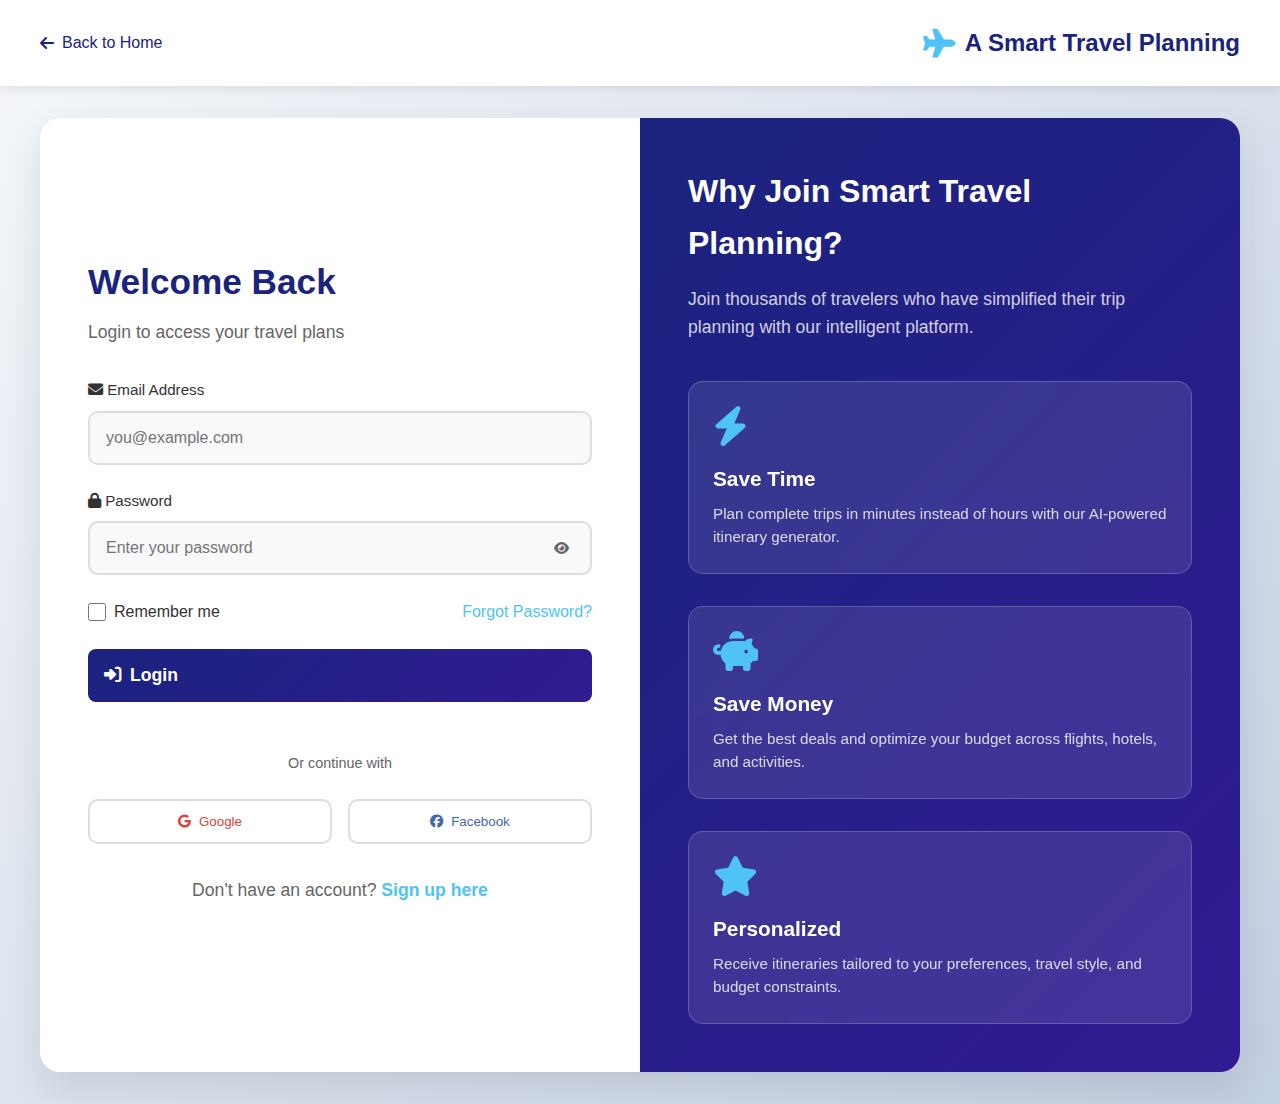
<file: login.html>
<!DOCTYPE html>
<html lang="en">

<head>
    <meta charset="UTF-8">
    <meta name="viewport" content="width=device-width, initial-scale=1.0">
    <title>Login - A Smart Travel Planning</title>
    <link rel="stylesheet" href="style.css">
    <link rel="stylesheet" href="https://cdnjs.cloudflare.com/ajax/libs/font-awesome/6.5.1/css/all.min.css">
    <style>
        /* Login Page Specific Styles */
        
        .login-page {
            min-height: 100vh;
            background: linear-gradient(135deg, #f5f7fa 0%, #c3cfe2 100%);
            display: flex;
            flex-direction: column;
        }
        
        .login-header {
            background: white;
            padding: 1.5rem 2rem;
            box-shadow: 0 2px 10px rgba(0, 0, 0, 0.1);
        }
        
        .login-navbar {
            max-width: 1200px;
            margin: 0 auto;
            display: flex;
            justify-content: space-between;
            align-items: center;
        }
        
        .login-logo {
            display: flex;
            align-items: center;
            gap: 10px;
            color: #1a237e;
            text-decoration: none;
        }
        
        .login-logo i {
            font-size: 1.8rem;
            color: #4fc3f7;
        }
        
        .login-logo h1 {
            font-size: 1.5rem;
            font-weight: 600;
        }
        
        .back-home {
            color: #1a237e;
            text-decoration: none;
            display: flex;
            align-items: center;
            gap: 0.5rem;
            font-weight: 500;
            transition: color 0.3s ease;
        }
        
        .back-home:hover {
            color: #4fc3f7;
        }
        
        .login-main {
            flex: 1;
            display: flex;
            align-items: center;
            justify-content: center;
            padding: 2rem;
        }
        
        .login-container {
            display: grid;
            grid-template-columns: 1fr 1fr;
            max-width: 1200px;
            width: 100%;
            background: white;
            border-radius: 20px;
            overflow: hidden;
            box-shadow: 0 15px 40px rgba(0, 0, 0, 0.1);
            min-height: 600px;
        }
        /* Login Forms Section */
        
        .login-forms {
            padding: 3rem;
            display: flex;
            flex-direction: column;
            justify-content: center;
        }
        
        .form-container {
            display: none;
            animation: fadeIn 0.5s ease;
        }
        
        .form-container.active {
            display: block;
        }
        
        @keyframes fadeIn {
            from {
                opacity: 0;
                transform: translateY(10px);
            }
            to {
                opacity: 1;
                transform: translateY(0);
            }
        }
        
        .form-container h2 {
            color: #1a237e;
            font-size: 2.2rem;
            margin-bottom: 0.5rem;
        }
        
        .form-container p {
            color: #666;
            margin-bottom: 2rem;
            font-size: 1.1rem;
        }
        
        .form-group {
            margin-bottom: 1.5rem;
        }
        
        .form-group label {
            display: block;
            margin-bottom: 0.5rem;
            color: #333;
            font-weight: 500;
            font-size: 0.95rem;
        }
        
        .form-group input {
            width: 100%;
            padding: 1rem;
            border: 2px solid #ddd;
            border-radius: 10px;
            font-size: 1rem;
            transition: all 0.3s ease;
            background: #f8f9fa;
        }
        
        .form-group input:focus {
            outline: none;
            border-color: #4fc3f7;
            background: white;
            box-shadow: 0 0 0 3px rgba(79, 195, 247, 0.1);
        }
        
        .form-row {
            display: grid;
            grid-template-columns: 1fr 1fr;
            gap: 1rem;
        }
        
        .password-input {
            position: relative;
        }
        
        .toggle-password {
            position: absolute;
            right: 15px;
            top: 50%;
            transform: translateY(-50%);
            background: none;
            border: none;
            color: #666;
            cursor: pointer;
            padding: 0.5rem;
        }
        
        .form-options {
            display: flex;
            justify-content: space-between;
            align-items: center;
            margin-bottom: 1.5rem;
        }
        
        .remember-me {
            display: flex;
            align-items: center;
            gap: 0.5rem;
        }
        
        .remember-me input {
            width: auto;
        }
        
        .forgot-password {
            color: #4fc3f7;
            text-decoration: none;
            font-weight: 500;
            transition: color 0.3s ease;
        }
        
        .forgot-password:hover {
            color: #1a237e;
        }
        
        .login-form .btn-primary,
        .signup-form .btn-primary {
            width: 100%;
            padding: 1rem;
            font-size: 1.1rem;
            margin-bottom: 1.5rem;
        }
        
        .divider {
            text-align: center;
            margin: 1.5rem 0;
            position: relative;
        }
        
        .divider span {
            background: white;
            padding: 0 1rem;
            color: #666;
            font-size: 0.9rem;
        }
        
        .divider::before {
            content: '';
            position: absolute;
            top: 50%;
            left: 0;
            right: 0;
            height: 1px;
            background: #ddd;
            z-index: -1;
        }
        
        .social-login {
            display: grid;
            grid-template-columns: 1fr 1fr;
            gap: 1rem;
            margin-bottom: 2rem;
        }
        
        .social-btn {
            padding: 0.8rem 1rem;
            border: 2px solid #ddd;
            border-radius: 10px;
            background: white;
            cursor: pointer;
            transition: all 0.3s ease;
            display: flex;
            align-items: center;
            justify-content: center;
            gap: 0.5rem;
            font-weight: 500;
        }
        
        .social-btn.google {
            color: #DB4437;
        }
        
        .social-btn.google:hover {
            background: #DB4437;
            color: white;
            border-color: #DB4437;
        }
        
        .social-btn.facebook {
            color: #4267B2;
        }
        
        .social-btn.facebook:hover {
            background: #4267B2;
            color: white;
            border-color: #4267B2;
        }
        
        .switch-form {
            text-align: center;
            color: #666;
        }
        
        .switch-link {
            color: #4fc3f7;
            text-decoration: none;
            font-weight: 600;
            cursor: pointer;
            transition: color 0.3s ease;
        }
        
        .switch-link:hover {
            color: #1a237e;
            text-decoration: underline;
        }
        
        .terms-checkbox {
            display: flex;
            align-items: flex-start;
            gap: 0.5rem;
            margin-bottom: 1.5rem;
        }
        
        .terms-checkbox input {
            margin-top: 0.3rem;
        }
        
        .terms-checkbox label {
            font-size: 0.9rem;
            line-height: 1.4;
        }
        
        .terms-checkbox a {
            color: #4fc3f7;
            text-decoration: none;
        }
        
        .terms-checkbox a:hover {
            text-decoration: underline;
        }
        /* Benefits Section */
        
        .login-benefits {
            background: linear-gradient(135deg, #1a237e 0%, #311b92 100%);
            padding: 3rem;
            color: white;
            display: flex;
            flex-direction: column;
            justify-content: center;
        }
        
        .benefits-header h3 {
            font-size: 2rem;
            margin-bottom: 1rem;
            color: white;
        }
        
        .benefits-header p {
            color: rgba(255, 255, 255, 0.8);
            margin-bottom: 2.5rem;
            font-size: 1.1rem;
            line-height: 1.6;
        }
        
        .benefits-grid {
            display: grid;
            gap: 2rem;
        }
        
        .benefit-card {
            background: rgba(255, 255, 255, 0.1);
            padding: 1.5rem;
            border-radius: 15px;
            backdrop-filter: blur(10px);
            border: 1px solid rgba(255, 255, 255, 0.2);
            transition: transform 0.3s ease;
        }
        
        .benefit-card:hover {
            transform: translateY(-5px);
        }
        
        .benefit-card i {
            font-size: 2.5rem;
            color: #4fc3f7;
            margin-bottom: 1rem;
        }
        
        .benefit-card h4 {
            font-size: 1.3rem;
            margin-bottom: 0.5rem;
            color: white;
        }
        
        .benefit-card p {
            color: rgba(255, 255, 255, 0.8);
            font-size: 0.95rem;
            line-height: 1.5;
        }
        /* Responsive Design */
        
        @media (max-width: 992px) {
            .login-container {
                grid-template-columns: 1fr;
                max-width: 500px;
            }
            .login-benefits {
                order: -1;
            }
        }
        
        @media (max-width: 576px) {
            .login-main {
                padding: 1rem;
            }
            .login-forms {
                padding: 2rem;
            }
            .login-benefits {
                padding: 2rem;
            }
            .form-row {
                grid-template-columns: 1fr;
            }
            .social-login {
                grid-template-columns: 1fr;
            }
            .login-header {
                padding: 1rem;
            }
            .login-navbar {
                flex-direction: column;
                gap: 1rem;
                text-align: center;
            }
        }
        /* Form Validation Styles */
        
        .form-group small {
            display: block;
            margin-top: 0.3rem;
            color: #666;
            font-size: 0.85rem;
        }
        
        .form-group.error input {
            border-color: #f44336;
        }
        
        .form-group.success input {
            border-color: #4CAF50;
        }
        
        .error-message {
            color: #f44336;
            font-size: 0.85rem;
            margin-top: 0.3rem;
            display: none;
        }
        
        .form-group.error .error-message {
            display: block;
        }
        /* Checkbox Custom Styling */
        
        .checkbox-container {
            display: flex;
            align-items: center;
            gap: 0.5rem;
            cursor: pointer;
        }
        
        .checkbox-container input[type="checkbox"] {
            width: 18px;
            height: 18px;
            cursor: pointer;
        }
        
        .checkbox-container label {
            cursor: pointer;
            margin-bottom: 0;
        }
    </style>
</head>

<body class="login-page">
    <!-- Header -->
    <header class="login-header">
        <nav class="login-navbar">
            <a href="index.html" class="back-home">
                <i class="fas fa-arrow-left"></i> Back to Home
            </a>
            <a href="index.html" class="login-logo">
                <i class="fas fa-plane"></i>
                <h1>A Smart Travel Planning</h1>
            </a>
        </nav>
    </header>

    <!-- Main Content -->
    <main class="login-main">
        <div class="login-container">
            <!-- Login/Signup Forms -->
            <div class="login-forms">
                <!-- Login Form -->
                <div class="form-container login-form active" id="loginForm">
                    <h2>Welcome Back</h2>
                    <p>Login to access your travel plans</p>

                    <form id="login" class="auth-form">
                        <div class="form-group">
                            <label for="loginEmail">
                                <i class="fas fa-envelope"></i> Email Address
                            </label>
                            <input type="email" id="loginEmail" placeholder="you@example.com" required>
                            <div class="error-message" id="loginEmailError">Please enter a valid email address</div>
                        </div>

                        <div class="form-group">
                            <label for="loginPassword">
                                <i class="fas fa-lock"></i> Password
                            </label>
                            <div class="password-input">
                                <input type="password" id="loginPassword" placeholder="Enter your password" required>
                                <button type="button" class="toggle-password">
                                    <i class="fas fa-eye"></i>
                                </button>
                            </div>
                            <div class="error-message" id="loginPasswordError">Password is required</div>
                        </div>

                        <div class="form-options">
                            <div class="remember-me checkbox-container">
                                <input type="checkbox" id="remember">
                                <label for="remember">Remember me</label>
                            </div>
                            <a href="#" class="forgot-password" id="forgotPassword">Forgot Password?</a>
                        </div>

                        <button type="submit" class="btn-primary">
                            <i class="fas fa-sign-in-alt"></i> Login
                        </button>

                        <div class="divider">
                            <span>Or continue with</span>
                        </div>

                        <div class="social-login">
                            <button type="button" class="social-btn google">
                                <i class="fab fa-google"></i> Google
                            </button>
                            <button type="button" class="social-btn facebook">
                                <i class="fab fa-facebook"></i> Facebook
                            </button>
                        </div>

                        <p class="switch-form">
                            Don't have an account?
                            <a href="#" class="switch-link" data-target="signup">Sign up here</a>
                        </p>
                    </form>
                </div>

                <!-- Signup Form -->
                <div class="form-container signup-form" id="signupForm">
                    <h2>Create Account</h2>
                    <p>Start planning your smart travel journey</p>

                    <form id="signup" class="auth-form">
                        <div class="form-row">
                            <div class="form-group">
                                <label for="firstName">
                                    <i class="fas fa-user"></i> First Name
                                </label>
                                <input type="text" id="firstName" placeholder="John" required>
                                <div class="error-message" id="firstNameError">First name is required</div>
                            </div>
                            <div class="form-group">
                                <label for="lastName">
                                    <i class="fas fa-user"></i> Last Name
                                </label>
                                <input type="text" id="lastName" placeholder="Doe" required>
                                <div class="error-message" id="lastNameError">Last name is required</div>
                            </div>
                        </div>

                        <div class="form-group">
                            <label for="signupEmail">
                                <i class="fas fa-envelope"></i> Email Address
                            </label>
                            <input type="email" id="signupEmail" placeholder="you@example.com" required>
                            <div class="error-message" id="signupEmailError">Please enter a valid email address</div>
                        </div>

                        <div class="form-group">
                            <label for="signupPassword">
                                <i class="fas fa-lock"></i> Password
                            </label>
                            <div class="password-input">
                                <input type="password" id="signupPassword" placeholder="Create a password" required>
                                <button type="button" class="toggle-password">
                                    <i class="fas fa-eye"></i>
                                </button>
                            </div>
                            <small>Must be at least 8 characters</small>
                            <div class="error-message" id="signupPasswordError">Password must be at least 8 characters</div>
                        </div>

                        <div class="form-group">
                            <label for="confirmPassword">
                                <i class="fas fa-lock"></i> Confirm Password
                            </label>
                            <input type="password" id="confirmPassword" placeholder="Confirm your password" required>
                            <div class="error-message" id="confirmPasswordError">Passwords do not match</div>
                        </div>

                        <div class="terms-checkbox">
                            <input type="checkbox" id="terms" required>
                            <label for="terms">
                                I agree to the <a href="#">Terms of Service</a> and <a href="#">Privacy Policy</a>
                            </label>
                        </div>
                        <div class="error-message" id="termsError">You must agree to the terms</div>

                        <button type="submit" class="btn-primary">
                            <i class="fas fa-user-plus"></i> Create Account
                        </button>

                        <p class="switch-form">
                            Already have an account?
                            <a href="#" class="switch-link" data-target="login">Login here</a>
                        </p>
                    </form>
                </div>
            </div>

            <!-- Benefits Section -->
            <div class="login-benefits">
                <div class="benefits-header">
                    <h3>Why Join Smart Travel Planning?</h3>
                    <p>Join thousands of travelers who have simplified their trip planning with our intelligent platform.</p>
                </div>

                <div class="benefits-grid">
                    <div class="benefit-card">
                        <i class="fas fa-bolt"></i>
                        <h4>Save Time</h4>
                        <p>Plan complete trips in minutes instead of hours with our AI-powered itinerary generator.</p>
                    </div>

                    <div class="benefit-card">
                        <i class="fas fa-piggy-bank"></i>
                        <h4>Save Money</h4>
                        <p>Get the best deals and optimize your budget across flights, hotels, and activities.</p>
                    </div>

                    <div class="benefit-card">
                        <i class="fas fa-star"></i>
                        <h4>Personalized</h4>
                        <p>Receive itineraries tailored to your preferences, travel style, and budget constraints.</p>
                    </div>
                </div>
            </div>
        </div>
    </main>

    <script>
        // Login Page JavaScript
        document.addEventListener('DOMContentLoaded', function() {
            // Form switching
            const switchLinks = document.querySelectorAll('.switch-link');
            const forms = document.querySelectorAll('.form-container');

            switchLinks.forEach(link => {
                link.addEventListener('click', function(e) {
                    e.preventDefault();
                    const target = this.getAttribute('data-target');

                    forms.forEach(form => {
                        form.classList.remove('active');
                        if (form.id === `${target}Form`) {
                            form.classList.add('active');
                        }
                    });
                });
            });

            // Password visibility toggle
            const toggleButtons = document.querySelectorAll('.toggle-password');

            toggleButtons.forEach(button => {
                button.addEventListener('click', function() {
                    const input = this.parentElement.querySelector('input');
                    const icon = this.querySelector('i');

                    if (input.type === 'password') {
                        input.type = 'text';
                        icon.classList.remove('fa-eye');
                        icon.classList.add('fa-eye-slash');
                    } else {
                        input.type = 'password';
                        icon.classList.remove('fa-eye-slash');
                        icon.classList.add('fa-eye');
                    }
                });
            });

            // Form validation
            const loginForm = document.getElementById('login');
            const signupForm = document.getElementById('signup');

            // Login form validation
            if (loginForm) {
                loginForm.addEventListener('submit', function(e) {
                    e.preventDefault();

                    const email = document.getElementById('loginEmail');
                    const password = document.getElementById('loginPassword');
                    let isValid = true;

                    // Clear previous errors
                    clearErrors(['loginEmail', 'loginPassword']);

                    // Validate email
                    if (!email.value || !validateEmail(email.value)) {
                        showError('loginEmail', 'Please enter a valid email address');
                        isValid = false;
                    }

                    // Validate password
                    if (!password.value) {
                        showError('loginPassword', 'Password is required');
                        isValid = false;
                    }

                    if (isValid) {
                        // Store login state
                        localStorage.setItem('isLoggedIn', 'true');
                        localStorage.setItem('userEmail', email.value);

                        // Show success message
                        showNotification('Login successful! Redirecting to dashboard...', 'success');

                        // Redirect to dashboard
                        setTimeout(() => {
                            window.location.href = 'dashboard.html';
                        }, 1500);
                    }
                });
            }

            // Signup form validation
            if (signupForm) {
                signupForm.addEventListener('submit', function(e) {
                    e.preventDefault();

                    const firstName = document.getElementById('firstName');
                    const lastName = document.getElementById('lastName');
                    const email = document.getElementById('signupEmail');
                    const password = document.getElementById('signupPassword');
                    const confirmPassword = document.getElementById('confirmPassword');
                    const terms = document.getElementById('terms');

                    let isValid = true;

                    // Clear previous errors
                    clearErrors(['firstName', 'lastName', 'signupEmail', 'signupPassword', 'confirmPassword', 'terms']);

                    // Validate first name
                    if (!firstName.value.trim()) {
                        showError('firstName', 'First name is required');
                        isValid = false;
                    }

                    // Validate last name
                    if (!lastName.value.trim()) {
                        showError('lastName', 'Last name is required');
                        isValid = false;
                    }

                    // Validate email
                    if (!email.value || !validateEmail(email.value)) {
                        showError('signupEmail', 'Please enter a valid email address');
                        isValid = false;
                    }

                    // Validate password
                    if (!password.value || password.value.length < 8) {
                        showError('signupPassword', 'Password must be at least 8 characters');
                        isValid = false;
                    }

                    // Validate confirm password
                    if (password.value !== confirmPassword.value) {
                        showError('confirmPassword', 'Passwords do not match');
                        isValid = false;
                    }

                    // Validate terms
                    if (!terms.checked) {
                        showError('terms', 'You must agree to the terms');
                        isValid = false;
                    }

                    if (isValid) {
                        // Store user data
                        const userData = {
                            firstName: firstName.value,
                            lastName: lastName.value,
                            email: email.value,
                            createdAt: new Date().toISOString()
                        };

                        localStorage.setItem('userData', JSON.stringify(userData));
                        localStorage.setItem('isLoggedIn', 'true');

                        // Show success message
                        showNotification('Account created successfully! Welcome to Smart Travel Planning!', 'success');

                        // Redirect to dashboard
                        setTimeout(() => {
                            window.location.href = 'dashboard.html';
                        }, 2000);
                    }
                });
            }

            // Forgot password functionality
            const forgotPassword = document.getElementById('forgotPassword');
            if (forgotPassword) {
                forgotPassword.addEventListener('click', function(e) {
                    e.preventDefault();
                    const email = prompt('Please enter your email address to reset your password:');
                    if (email && validateEmail(email)) {
                        showNotification(`Password reset link sent to ${email}. Check your inbox!`, 'success');
                    }
                });
            }

            // Social login buttons
            const socialButtons = document.querySelectorAll('.social-btn');
            socialButtons.forEach(button => {
                button.addEventListener('click', function() {
                    const type = this.classList.contains('google') ? 'Google' : 'Facebook';
                    showNotification(`This would normally redirect to ${type} authentication. For this demo, please use the form below.`, 'info');
                });
            });

            // Helper functions
            function validateEmail(email) {
                const re = /^[^\s@]+@[^\s@]+\.[^\s@]+$/;
                return re.test(email);
            }

            function showError(fieldId, message) {
                const errorElement = document.getElementById(`${fieldId}Error`);
                if (errorElement) {
                    errorElement.textContent = message;
                    const input = document.getElementById(fieldId);
                    if (input) {
                        input.parentElement.classList.add('error');
                    }
                }
            }

            function clearErrors(fieldIds) {
                fieldIds.forEach(fieldId => {
                    const errorElement = document.getElementById(`${fieldId}Error`);
                    if (errorElement) {
                        errorElement.textContent = '';
                        const input = document.getElementById(fieldId);
                        if (input) {
                            input.parentElement.classList.remove('error');
                        }
                    }
                });
            }

            function showNotification(message, type = 'info') {
                // Remove existing notification
                const existingNotification = document.querySelector('.notification');
                if (existingNotification) {
                    existingNotification.remove();
                }

                // Create notification
                const notification = document.createElement('div');
                notification.className = `notification ${type}`;
                notification.innerHTML = `
                    <i class="fas ${type === 'success' ? 'fa-check-circle' : type === 'error' ? 'fa-exclamation-circle' : 'fa-info-circle'}"></i>
                    <span>${message}</span>
                    <button class="notification-close"><i class="fas fa-times"></i></button>
                `;

                document.body.appendChild(notification);

                // Add styles if not already added
                if (!document.getElementById('notification-styles')) {
                    const style = document.createElement('style');
                    style.id = 'notification-styles';
                    style.textContent = `
                        .notification {
                            position: fixed;
                            top: 20px;
                            right: 20px;
                            background: white;
                            padding: 1rem 1.5rem;
                            border-radius: 10px;
                            box-shadow: 0 5px 15px rgba(0,0,0,0.2);
                            display: flex;
                            align-items: center;
                            gap: 1rem;
                            z-index: 3000;
                            animation: slideIn 0.3s ease;
                            max-width: 400px;
                        }
                        .notification.success {
                            border-left: 4px solid #4CAF50;
                        }
                        .notification.error {
                            border-left: 4px solid #f44336;
                        }
                        .notification.info {
                            border-left: 4px solid #2196F3;
                        }
                        .notification i {
                            font-size: 1.2rem;
                        }
                        .notification.success i {
                            color: #4CAF50;
                        }
                        .notification.error i {
                            color: #f44336;
                        }
                        .notification.info i {
                            color: #2196F3;
                        }
                        .notification-close {
                            background: none;
                            border: none;
                            cursor: pointer;
                            color: #666;
                            margin-left: auto;
                        }
                        @keyframes slideIn {
                            from {
                                transform: translateX(100%);
                                opacity: 0;
                            }
                            to {
                                transform: translateX(0);
                                opacity: 1;
                            }
                        }
                    `;
                    document.head.appendChild(style);
                }

                // Add close functionality
                notification.querySelector('.notification-close').addEventListener('click', function() {
                    notification.remove();
                });

                // Auto-remove after 5 seconds
                setTimeout(() => {
                    if (notification.parentNode) {
                        notification.remove();
                    }
                }, 5000);
            }
        });
    </script>
</body>

</html>
</file>
<file: style.css>
/* Reset & Base Styles */

* {
    margin: 0;
    padding: 0;
    box-sizing: border-box;
}

body {
    font-family: 'Segoe UI', Tahoma, Geneva, Verdana, sans-serif;
    line-height: 1.6;
    color: #333;
    background-color: #f8f9fa;
}


/* Header & Navigation */

.header {
    background: linear-gradient(135deg, #1a237e 0%, #311b92 100%);
    color: white;
    padding: 1rem 0;
    position: sticky;
    top: 0;
    z-index: 1000;
    box-shadow: 0 2px 15px rgba(0, 0, 0, 0.1);
}

.navbar {
    max-width: 1200px;
    margin: 0 auto;
    padding: 0 2rem;
    display: flex;
    justify-content: space-between;
    align-items: center;
}

.logo {
    display: flex;
    align-items: center;
    gap: 10px;
    font-size: 1.5rem;
}

.logo i {
    font-size: 2rem;
    color: #4fc3f7;
}

.nav-links {
    display: flex;
    list-style: none;
    gap: 1rem;
    align-items: center;
}

.nav-links a {
    color: white;
    text-decoration: none;
    padding: 0.6rem 1rem;
    border-radius: 6px;
    transition: all 0.3s ease;
    display: flex;
    align-items: center;
    gap: 0.5rem;
    font-size: 0.95rem;
    white-space: nowrap;
}

.nav-links a:hover {
    background-color: rgba(255, 255, 255, 0.15);
    transform: translateY(-2px);
}

.nav-links a.active {
    background-color: #4fc3f7;
    box-shadow: 0 4px 12px rgba(79, 195, 247, 0.3);
}

.login-btn {
    background-color: transparent;
    border: 2px solid #4fc3f7;
    padding: 0.5rem 1.2rem !important;
}

.signup-btn {
    background-color: #4fc3f7;
    border: 2px solid #4fc3f7;
    padding: 0.5rem 1.2rem !important;
    font-weight: 600;
}

.signup-btn:hover {
    background-color: #29b6f6;
    border-color: #29b6f6;
}

.mobile-menu {
    display: none;
    font-size: 1.5rem;
    cursor: pointer;
    padding: 0.5rem;
    color: white;
}


/* Hero Section */

.hero {
    max-width: 1200px;
    margin: 2rem auto;
    padding: 4rem 2rem;
    display: grid;
    grid-template-columns: 1fr 1fr;
    gap: 4rem;
    align-items: center;
}

.hero-content h2 {
    font-size: 3rem;
    color: #1a237e;
    margin-bottom: 1rem;
    line-height: 1.2;
}

.hero-content p {
    font-size: 1.2rem;
    color: #666;
    margin-bottom: 2rem;
}

.hero-search-container {
    margin: 2rem 0;
}

.search-box {
    display: flex;
    align-items: center;
    background: white;
    border-radius: 50px;
    padding: 0.5rem 1.5rem;
    box-shadow: 0 5px 15px rgba(0, 0, 0, 0.1);
}

.search-box i {
    color: #666;
    font-size: 1.2rem;
}

#hero-search {
    flex: 1;
    border: none;
    padding: 1rem;
    font-size: 1.1rem;
    outline: none;
    background: transparent;
}

.search-btn {
    background: linear-gradient(135deg, #1a237e 0%, #311b92 100%);
    color: white;
    border: none;
    width: 50px;
    height: 50px;
    border-radius: 50%;
    cursor: pointer;
    display: flex;
    align-items: center;
    justify-content: center;
    transition: transform 0.3s ease;
}

.search-btn:hover {
    transform: scale(1.1);
}

.cta-buttons {
    display: flex;
    gap: 1rem;
    margin-top: 2rem;
}

.btn-primary {
    background: linear-gradient(135deg, #1a237e 0%, #311b92 100%);
    color: white;
    padding: 1rem 2rem;
    border-radius: 50px;
    text-decoration: none;
    font-weight: bold;
    transition: transform 0.3s ease, box-shadow 0.3s ease;
    border: none;
    cursor: pointer;
    display: inline-flex;
    align-items: center;
    gap: 0.5rem;
}

.btn-primary:hover {
    transform: translateY(-2px);
    box-shadow: 0 5px 15px rgba(26, 35, 126, 0.3);
}

.btn-secondary {
    background-color: white;
    color: #1a237e;
    padding: 1rem 2rem;
    border-radius: 50px;
    text-decoration: none;
    font-weight: bold;
    border: 2px solid #1a237e;
    transition: all 0.3s ease;
    display: inline-flex;
    align-items: center;
    gap: 0.5rem;
}

.btn-secondary:hover {
    background-color: #1a237e;
    color: white;
}

.hero-image img {
    width: 100%;
    height: 400px;
    object-fit: cover;
    border-radius: 20px;
    box-shadow: 0 10px 30px rgba(0, 0, 0, 0.2);
}


/* Sections Common Styles */

.section-title {
    text-align: center;
    font-size: 2.5rem;
    color: #1a237e;
    margin-bottom: 3rem;
    position: relative;
    padding-bottom: 1rem;
}

.section-title::after {
    content: '';
    position: absolute;
    bottom: 0;
    left: 50%;
    transform: translateX(-50%);
    width: 100px;
    height: 4px;
    background: linear-gradient(135deg, #1a237e 0%, #311b92 100%);
    border-radius: 2px;
}


/* Search Section */

.search-section {
    max-width: 1200px;
    margin: 4rem auto;
    padding: 3rem 2rem;
    background: white;
    border-radius: 20px;
    box-shadow: 0 10px 30px rgba(0, 0, 0, 0.1);
}

.search-tools {
    margin-bottom: 3rem;
}

.search-bar-container {
    margin-bottom: 2rem;
}

.main-search-bar {
    display: flex;
    align-items: center;
    gap: 1rem;
    margin-bottom: 1.5rem;
    background: #f8f9fa;
    border-radius: 50px;
    padding: 0.5rem 1.5rem;
}

.main-search-bar i {
    color: #666;
    font-size: 1.2rem;
}

#main-search {
    flex: 1;
    border: none;
    background: transparent;
    padding: 1rem;
    font-size: 1.1rem;
    outline: none;
}

#search-button {
    background: linear-gradient(135deg, #1a237e 0%, #311b92 100%);
    color: white;
    border: none;
    padding: 1rem 2rem;
    border-radius: 50px;
    cursor: pointer;
    font-weight: bold;
    display: flex;
    align-items: center;
    gap: 0.5rem;
    transition: transform 0.3s ease;
    white-space: nowrap;
}

#search-button:hover {
    transform: translateY(-2px);
}

.search-filters {
    display: flex;
    gap: 1rem;
    flex-wrap: wrap;
    justify-content: center;
}

.search-filters select {
    padding: 0.8rem 1.5rem;
    border: 2px solid #ddd;
    border-radius: 8px;
    background: white;
    font-size: 1rem;
    color: #333;
    cursor: pointer;
    min-width: 200px;
    transition: border-color 0.3s ease;
}

.search-filters select:focus {
    outline: none;
    border-color: #4fc3f7;
}


/* Country Cards Grid */

.results-container {
    display: grid;
    grid-template-columns: repeat(auto-fill, minmax(350px, 1fr));
    gap: 2rem;
    margin-top: 2rem;
}

.country-card {
    background: white;
    border-radius: 15px;
    overflow: hidden;
    box-shadow: 0 5px 15px rgba(0, 0, 0, 0.1);
    transition: all 0.3s ease;
    border: 1px solid #eee;
    position: relative;
}

.country-card:hover {
    transform: translateY(-10px);
    box-shadow: 0 20px 40px rgba(0, 0, 0, 0.15);
}

.country-flag {
    position: absolute;
    top: 15px;
    right: 15px;
    font-size: 2.5rem;
    background: white;
    width: 60px;
    height: 60px;
    border-radius: 50%;
    display: flex;
    align-items: center;
    justify-content: center;
    box-shadow: 0 5px 15px rgba(0, 0, 0, 0.2);
    z-index: 2;
}

.country-image {
    width: 100%;
    height: 200px;
    object-fit: cover;
    display: block;
}

.country-info {
    padding: 1.5rem;
}

.country-info h3 {
    color: #1a237e;
    margin-bottom: 1rem;
    font-size: 1.5rem;
    display: flex;
    align-items: center;
    gap: 0.5rem;
}

.country-details {
    display: grid;
    gap: 0.8rem;
    margin-bottom: 1.5rem;
}

.country-details p {
    color: #555;
    display: flex;
    align-items: center;
    gap: 0.5rem;
    font-size: 0.95rem;
}

.country-details i {
    color: #4fc3f7;
    width: 20px;
    text-align: center;
}

.country-tags {
    display: flex;
    gap: 0.5rem;
    margin: 1rem 0;
    flex-wrap: wrap;
}

.tag {
    background: #e3f2fd;
    color: #1a237e;
    padding: 0.4rem 1rem;
    border-radius: 20px;
    font-size: 0.9rem;
    display: inline-flex;
    align-items: center;
    gap: 0.3rem;
}

.tag i {
    font-size: 0.8rem;
}

.country-actions {
    display: flex;
    gap: 0.8rem;
    margin-top: 1.5rem;
    padding-top: 1.5rem;
    border-top: 1px solid #eee;
}

.btn-small {
    padding: 0.6rem 1.2rem;
    border: none;
    border-radius: 6px;
    cursor: pointer;
    font-size: 0.9rem;
    display: flex;
    align-items: center;
    gap: 0.5rem;
    flex: 1;
    justify-content: center;
    transition: all 0.3s ease;
    font-weight: 500;
}

.btn-small.btn-primary {
    background: linear-gradient(135deg, #1a237e 0%, #311b92 100%);
    color: white;
}

.btn-small.btn-primary:hover {
    transform: translateY(-2px);
    box-shadow: 0 5px 10px rgba(26, 35, 126, 0.3);
}

.btn-small.btn-outline {
    background: white;
    color: #1a237e;
    border: 2px solid #1a237e;
}

.btn-small.btn-outline:hover {
    background: #1a237e;
    color: white;
}


/* No Results */

.no-results {
    text-align: center;
    padding: 4rem 2rem;
    color: #666;
    grid-column: 1 / -1;
    background: #f8f9fa;
    border-radius: 15px;
    border: 2px dashed #ddd;
}

.no-results i {
    color: #ccc;
    margin-bottom: 1rem;
    font-size: 3rem;
}

.no-results h3 {
    color: #555;
    margin-bottom: 0.5rem;
}


/* Features Section */

.features {
    max-width: 1200px;
    margin: 4rem auto;
    padding: 4rem 2rem;
    background: linear-gradient(135deg, #f8f9fa 0%, #e9ecef 100%);
    border-radius: 20px;
}

.features-grid {
    display: grid;
    grid-template-columns: repeat(auto-fit, minmax(250px, 1fr));
    gap: 2rem;
}

.feature-card {
    background: white;
    padding: 2.5rem 2rem;
    border-radius: 15px;
    text-align: center;
    box-shadow: 0 5px 15px rgba(0, 0, 0, 0.08);
    transition: transform 0.3s ease, box-shadow 0.3s ease;
    position: relative;
    overflow: hidden;
}

.feature-card::before {
    content: '';
    position: absolute;
    top: 0;
    left: 0;
    width: 100%;
    height: 5px;
    background: linear-gradient(135deg, #1a237e 0%, #311b92 100%);
}

.feature-card:hover {
    transform: translateY(-10px);
    box-shadow: 0 15px 30px rgba(0, 0, 0, 0.15);
}

.feature-card i {
    font-size: 3rem;
    color: #4fc3f7;
    margin-bottom: 1.5rem;
    display: block;
}

.feature-card h3 {
    color: #1a237e;
    margin-bottom: 1rem;
    font-size: 1.4rem;
}

.feature-card p {
    color: #666;
    line-height: 1.6;
}


/* How It Works */

.how-it-works {
    max-width: 1200px;
    margin: 4rem auto;
    padding: 4rem 2rem;
    background: white;
    border-radius: 20px;
    box-shadow: 0 10px 30px rgba(0, 0, 0, 0.1);
}

.steps {
    display: grid;
    grid-template-columns: repeat(auto-fit, minmax(200px, 1fr));
    gap: 2.5rem;
    text-align: center;
    position: relative;
}

.steps::before {
    content: '';
    position: absolute;
    top: 60px;
    left: 0;
    right: 0;
    height: 3px;
    background: #eee;
    z-index: 1;
}

.step {
    padding: 2rem;
    position: relative;
    z-index: 2;
    background: white;
    border-radius: 15px;
    transition: transform 0.3s ease;
}

.step:hover {
    transform: translateY(-5px);
}

.step-number {
    width: 60px;
    height: 60px;
    background: linear-gradient(135deg, #1a237e 0%, #311b92 100%);
    color: white;
    border-radius: 50%;
    display: flex;
    align-items: center;
    justify-content: center;
    font-size: 1.5rem;
    font-weight: bold;
    margin: 0 auto 1.5rem;
    position: relative;
    z-index: 2;
    border: 5px solid white;
    box-shadow: 0 0 0 3px #eee;
}

.step-icon {
    font-size: 2.5rem;
    color: #4fc3f7;
    margin-bottom: 1rem;
    display: block;
}

.step h3 {
    color: #1a237e;
    margin-bottom: 0.8rem;
    font-size: 1.3rem;
}

.step p {
    color: #666;
    font-size: 0.95rem;
}


/* Footer */

.footer {
    background: linear-gradient(135deg, #1a237e 0%, #311b92 100%);
    color: white;
    padding: 4rem 0 1rem;
    margin-top: 4rem;
}

.footer-content {
    max-width: 1200px;
    margin: 0 auto;
    padding: 0 2rem;
    display: grid;
    grid-template-columns: repeat(auto-fit, minmax(250px, 1fr));
    gap: 3rem;
}

.footer-section h3,
.footer-section h4 {
    margin-bottom: 1.5rem;
    display: flex;
    align-items: center;
    gap: 0.5rem;
}

.footer-section p {
    color: #ccc;
    line-height: 1.6;
    margin-bottom: 1rem;
}

.footer-section ul {
    list-style: none;
}

.footer-section ul li {
    margin-bottom: 0.8rem;
}

.footer-section a {
    color: #ccc;
    text-decoration: none;
    transition: color 0.3s ease;
    display: flex;
    align-items: center;
    gap: 0.5rem;
}

.footer-section a:hover {
    color: #4fc3f7;
}

.social-links {
    display: flex;
    gap: 1rem;
    margin-top: 1.5rem;
}

.social-links a {
    display: inline-flex;
    align-items: center;
    justify-content: center;
    width: 40px;
    height: 40px;
    background: rgba(255, 255, 255, 0.1);
    border-radius: 50%;
    color: white;
    text-decoration: none;
    transition: all 0.3s ease;
}

.social-links a:hover {
    background: #4fc3f7;
    transform: translateY(-3px);
}

.footer-bottom {
    text-align: center;
    margin-top: 3rem;
    padding-top: 2rem;
    border-top: 1px solid rgba(255, 255, 255, 0.1);
    color: #aaa;
    font-size: 0.9rem;
}

.footer-bottom a {
    color: #4fc3f7;
    text-decoration: none;
}


/* Responsive Design */

@media (max-width: 1024px) {
    .hero {
        gap: 2rem;
        padding: 3rem 2rem;
    }
    .hero-content h2 {
        font-size: 2.5rem;
    }
    .results-container {
        grid-template-columns: repeat(auto-fill, minmax(300px, 1fr));
    }
}

@media (max-width: 768px) {
    .nav-links {
        display: none;
        position: fixed;
        top: 70px;
        left: 0;
        right: 0;
        background: linear-gradient(135deg, #1a237e 0%, #311b92 100%);
        flex-direction: column;
        padding: 1rem;
        box-shadow: 0 5px 15px rgba(0, 0, 0, 0.2);
        z-index: 1000;
    }
    .nav-links.active {
        display: flex;
    }
    .nav-links li {
        width: 100%;
    }
    .nav-links a {
        justify-content: center;
        padding: 1rem;
        border-radius: 8px;
        margin-bottom: 0.5rem;
    }
    .mobile-menu {
        display: block;
    }
    .hero {
        grid-template-columns: 1fr;
        text-align: center;
        padding: 2rem 1rem;
        gap: 2rem;
    }
    .hero-content h2 {
        font-size: 2rem;
    }
    .cta-buttons {
        flex-direction: column;
        align-items: center;
    }
    .logo h1 {
        font-size: 1.3rem;
    }
    .search-bar {
        flex-direction: column;
        border-radius: 15px;
        padding: 1rem;
    }
    .search-filters {
        flex-direction: column;
    }
    .search-filters select {
        min-width: 100%;
    }
    .results-container {
        grid-template-columns: 1fr;
    }
    .country-actions {
        flex-direction: column;
    }
    .btn-small {
        width: 100%;
    }
    .steps::before {
        display: none;
    }
    .steps {
        grid-template-columns: 1fr;
        gap: 2rem;
    }
}

@media (max-width: 480px) {
    .navbar {
        padding: 0 1rem;
    }
    .logo {
        font-size: 1.2rem;
    }
    .section-title {
        font-size: 1.8rem;
    }
    .search-section,
    .features,
    .how-it-works {
        padding: 2rem 1rem;
        margin: 2rem auto;
    }
    .country-card {
        margin: 0.5rem;
    }
    .footer-content {
        grid-template-columns: 1fr;
        gap: 2rem;
    }
}
/* Reset and Base Styles */
* {
    margin: 0;
    padding: 0;
    box-sizing: border-box;
}

body {
    font-family: 'Segoe UI', Tahoma, Geneva, Verdana, sans-serif;
    background: linear-gradient(135deg, #f5f7fa 0%, #c3cfe2 100%);
    min-height: 100vh;
    color: #333;
}

/* Dashboard Container */
.dashboard-container {
    display: flex;
    min-height: 100vh;
}

/* Sidebar Styles */
.sidebar {
    width: 280px;
    background: linear-gradient(180deg, #1a237e 0%, #283593 100%);
    color: white;
    position: fixed;
    height: 100vh;
    overflow-y: auto;
    padding: 20px 0;
    box-shadow: 2px 0 15px rgba(0, 0, 0, 0.1);
    z-index: 1000;
}

.sidebar-header {
    display: flex;
    align-items: center;
    gap: 12px;
    padding: 0 25px 25px;
    border-bottom: 1px solid rgba(255, 255, 255, 0.1);
    margin-bottom: 25px;
}

.sidebar-header i {
    font-size: 26px;
    color: #4fc3f7;
}

.sidebar-header h2 {
    font-size: 22px;
    font-weight: 600;
    letter-spacing: 0.5px;
}

.user-profile {
    text-align: center;
    padding: 25px;
    margin-bottom: 30px;
}

.user-avatar-large {
    width: 90px;
    height: 90px;
    background: rgba(255, 255, 255, 0.1);
    border-radius: 50%;
    display: flex;
    align-items: center;
    justify-content: center;
    margin: 0 auto 15px;
    font-size: 36px;
    border: 3px solid rgba(79, 195, 247, 0.3);
}

.user-profile h3 {
    font-size: 18px;
    font-weight: 600;
    margin-bottom: 5px;
}

.user-profile p {
    color: rgba(255, 255, 255, 0.7);
    font-size: 14px;
}

.sidebar-nav {
    padding: 0 15px;
}

.sidebar-nav a {
    display: flex;
    align-items: center;
    gap: 12px;
    padding: 14px 20px;
    color: rgba(255, 255, 255, 0.85);
    text-decoration: none;
    border-radius: 8px;
    margin-bottom: 8px;
    transition: all 0.3s ease;
    font-size: 15px;
}

.sidebar-nav a i {
    width: 20px;
    text-align: center;
    font-size: 16px;
}

.sidebar-nav a:hover {
    background: rgba(255, 255, 255, 0.1);
    color: white;
    transform: translateX(5px);
}

.sidebar-nav a.active {
    background: linear-gradient(135deg, #4fc3f7 0%, #2196f3 100%);
    color: white;
    box-shadow: 0 4px 12px rgba(79, 195, 247, 0.3);
}

.sidebar-nav a#logout-btn {
    margin-top: 20px;
    border-top: 1px solid rgba(255, 255, 255, 0.1);
    padding-top: 20px;
    color: #ff6b6b;
}

.sidebar-nav a#logout-btn:hover {
    background: rgba(255, 107, 107, 0.1);
}

/* Main Content Area */
.main-content {
    flex: 1;
    margin-left: 280px;
    padding: 0;
}

/* Dashboard Header */
.dashboard-header {
    background: white;
    padding: 20px 30px;
    display: flex;
    justify-content: space-between;
    align-items: center;
    border-bottom: 1px solid #e0e0e0;
    box-shadow: 0 2px 10px rgba(0, 0, 0, 0.05);
    position: sticky;
    top: 0;
    z-index: 100;
}

.search-bar {
    display: flex;
    align-items: center;
    background: #f8f9fa;
    border-radius: 50px;
    padding: 8px 20px;
    width: 400px;
    border: 1px solid #e0e0e0;
}

.search-bar i {
    color: #666;
    margin-right: 10px;
}

.search-bar input {
    flex: 1;
    border: none;
    background: transparent;
    padding: 10px;
    font-size: 15px;
    outline: none;
    color: #333;
}

.header-actions {
    display: flex;
    align-items: center;
    gap: 15px;
}

.btn-notification {
    background: none;
    border: none;
    cursor: pointer;
    position: relative;
    font-size: 20px;
    color: #666;
    padding: 8px;
    border-radius: 50%;
    transition: all 0.3s ease;
}

.btn-notification:hover {
    background: #f5f5f5;
    color: #1a237e;
}

.notification-badge {
    position: absolute;
    top: -5px;
    right: -5px;
    background: #ff4757;
    color: white;
    font-size: 12px;
    width: 20px;
    height: 20px;
    border-radius: 50%;
    display: flex;
    align-items: center;
    justify-content: center;
    font-weight: bold;
}

.btn-new-trip {
    background: linear-gradient(135deg, #1a237e 0%, #311b92 100%);
    color: white;
    border: none;
    padding: 12px 24px;
    border-radius: 50px;
    cursor: pointer;
    font-weight: 600;
    font-size: 15px;
    display: flex;
    align-items: center;
    gap: 8px;
    transition: all 0.3s ease;
    box-shadow: 0 4px 15px rgba(26, 35, 126, 0.2);
}

.btn-new-trip:hover {
    transform: translateY(-2px);
    box-shadow: 0 6px 20px rgba(26, 35, 126, 0.3);
}

/* Dashboard Content */
.dashboard-content {
    padding: 30px;
}

.dashboard-content h1 {
    color: #1a237e;
    font-size: 32px;
    margin-bottom: 10px;
}

.dashboard-subtitle {
    color: #666;
    font-size: 16px;
    margin-bottom: 30px;
}

/* Quick Stats */
.quick-stats {
    display: grid;
    grid-template-columns: repeat(auto-fit, minmax(240px, 1fr));
    gap: 20px;
    margin-bottom: 40px;
}

.stat-card {
    background: white;
    border-radius: 12px;
    padding: 25px;
    display: flex;
    align-items: center;
    gap: 20px;
    box-shadow: 0 4px 15px rgba(0, 0, 0, 0.08);
    transition: transform 0.3s ease, box-shadow 0.3s ease;
    border: 1px solid #e0e0e0;
}

.stat-card:hover {
    transform: translateY(-5px);
    box-shadow: 0 8px 25px rgba(0, 0, 0, 0.12);
}

.stat-icon {
    width: 60px;
    height: 60px;
    background: linear-gradient(135deg, #4fc3f7 0%, #2196f3 100%);
    border-radius: 12px;
    display: flex;
    align-items: center;
    justify-content: center;
    color: white;
    font-size: 24px;
}

.stat-info h3 {
    font-size: 28px;
    color: #1a237e;
    margin-bottom: 5px;
}

.stat-info p {
    color: #666;
    font-size: 14px;
}

/* Dashboard Sections */
.dashboard-section {
    background: white;
    border-radius: 15px;
    padding: 25px;
    margin-bottom: 30px;
    box-shadow: 0 4px 15px rgba(0, 0, 0, 0.08);
    border: 1px solid #e0e0e0;
}

.section-header {
    display: flex;
    justify-content: space-between;
    align-items: center;
    margin-bottom: 25px;
    padding-bottom: 15px;
    border-bottom: 2px solid #f0f0f0;
}

.section-header h2 {
    color: #1a237e;
    font-size: 24px;
}

.section-header .btn-primary {
    background: linear-gradient(135deg, #1a237e 0%, #311b92 100%);
    color: white;
    text-decoration: none;
    padding: 10px 20px;
    border-radius: 8px;
    font-size: 14px;
    font-weight: 600;
    display: flex;
    align-items: center;
    gap: 8px;
    transition: all 0.3s ease;
}

.section-header .btn-primary:hover {
    transform: translateY(-2px);
    box-shadow: 0 4px 15px rgba(26, 35, 126, 0.3);
}

/* User Trips */
.user-trips {
    display: grid;
    grid-template-columns: repeat(auto-fill, minmax(300px, 1fr));
    gap: 20px;
    min-height: 200px;
}

.trip-card {
    background: #f8f9fa;
    border-radius: 10px;
    padding: 20px;
    border: 1px solid #e0e0e0;
    transition: all 0.3s ease;
    position: relative;
}

.trip-card:hover {
    transform: translateY(-3px);
    box-shadow: 0 5px 15px rgba(0, 0, 0, 0.1);
    border-color: #4fc3f7;
}

.trip-card h4 {
    color: #1a237e;
    margin-bottom: 10px;
    font-size: 18px;
}

.trip-card p {
    color: #666;
    font-size: 14px;
    margin-bottom: 8px;
    display: flex;
    align-items: center;
    gap: 8px;
}

.trip-card i {
    color: #4fc3f7;
    width: 16px;
}

.trip-actions {
    display: flex;
    gap: 10px;
    margin-top: 15px;
    padding-top: 15px;
    border-top: 1px solid #e0e0e0;
}

.trip-actions button {
    padding: 6px 12px;
    border-radius: 6px;
    border: none;
    cursor: pointer;
    font-size: 13px;
    font-weight: 500;
    flex: 1;
    transition: all 0.3s ease;
    display: flex;
    align-items: center;
    justify-content: center;
    gap: 5px;
}

.trip-actions .view-btn {
    background: #4fc3f7;
    color: white;
}

.trip-actions .edit-btn {
    background: #66bb6a;
    color: white;
}

.trip-actions .delete-btn {
    background: #ff6b6b;
    color: white;
}

.trip-actions button:hover {
    opacity: 0.9;
    transform: translateY(-1px);
}

/* Quick Actions */
.actions-grid {
    display: grid;
    grid-template-columns: repeat(auto-fit, minmax(220px, 1fr));
    gap: 20px;
}

.action-card {
    background: #f8f9fa;
    border-radius: 12px;
    padding: 25px;
    text-align: center;
    text-decoration: none;
    color: #333;
    transition: all 0.3s ease;
    border: 2px solid transparent;
}

.action-card:hover {
    background: white;
    transform: translateY(-5px);
    box-shadow: 0 10px 25px rgba(0, 0, 0, 0.1);
    border-color: #4fc3f7;
}

.action-card i {
    font-size: 40px;
    color: #4fc3f7;
    margin-bottom: 15px;
}

.action-card h3 {
    color: #1a237e;
    margin-bottom: 10px;
    font-size: 18px;
}

.action-card p {
    color: #666;
    font-size: 14px;
    line-height: 1.5;
}

/* Tips Grid */
.tips-grid {
    display: grid;
    grid-template-columns: repeat(auto-fit, minmax(300px, 1fr));
    gap: 25px;
    margin-top: 20px;
}

.tip-card {
    background: linear-gradient(135deg, #f8f9fa 0%, #e9ecef 100%);
    border-radius: 12px;
    padding: 25px;
    border-left: 4px solid #4fc3f7;
    transition: all 0.3s ease;
}

.tip-card:hover {
    transform: translateY(-3px);
    box-shadow: 0 8px 20px rgba(0, 0, 0, 0.1);
}

.tip-card i {
    font-size: 28px;
    color: #4fc3f7;
    margin-bottom: 15px;
}

.tip-card h3 {
    color: #1a237e;
    margin-bottom: 12px;
    font-size: 18px;
}

.tip-card p {
    color: #666;
    font-size: 14px;
    line-height: 1.6;
}

/* Empty State */
.empty-state {
    text-align: center;
    padding: 60px 20px;
    color: #666;
    grid-column: 1 / -1;
}

.empty-state i {
    font-size: 48px;
    color: #ccc;
    margin-bottom: 20px;
}

.empty-state h3 {
    color: #555;
    margin-bottom: 10px;
    font-size: 20px;
}

.empty-state p {
    color: #888;
    margin-bottom: 20px;
}

/* Notification Toast */
.notification-toast {
    position: fixed;
    top: 20px;
    right: 20px;
    background: white;
    padding: 15px 25px;
    border-radius: 10px;
    box-shadow: 0 5px 20px rgba(0, 0, 0, 0.15);
    display: flex;
    align-items: center;
    gap: 12px;
    z-index: 9999;
    transform: translateX(120%);
    transition: transform 0.4s ease;
    border-left: 4px solid #4fc3f7;
}

.notification-toast.show {
    transform: translateX(0);
}

.notification-toast i {
    font-size: 20px;
    color: #4fc3f7;
}

.notification-toast.success i {
    color: #66bb6a;
}

.notification-toast.error i {
    color: #ff6b6b;
}

.notification-toast.warning i {
    color: #ffa726;
}

/* Responsive Design */
@media (max-width: 1024px) {
    .sidebar {
        width: 240px;
    }
    
    .main-content {
        margin-left: 240px;
    }
    
    .quick-stats {
        grid-template-columns: repeat(2, 1fr);
    }
}

@media (max-width: 768px) {
    .sidebar {
        transform: translateX(-100%);
        transition: transform 0.3s ease;
        width: 280px;
    }
    
    .sidebar.active {
        transform: translateX(0);
    }
    
    .main-content {
        margin-left: 0;
    }
    
    .dashboard-header {
        padding: 15px 20px;
    }
    
    .search-bar {
        width: 250px;
    }
    
    .quick-stats {
        grid-template-columns: 1fr;
    }
    
    .user-trips {
        grid-template-columns: 1fr;
    }
    
    .actions-grid {
        grid-template-columns: 1fr;
    }
    
    .tips-grid {
        grid-template-columns: 1fr;
    }
}

@media (max-width: 480px) {
    .dashboard-header {
        flex-direction: column;
        gap: 15px;
        align-items: stretch;
    }
    
    .search-bar {
        width: 100%;
    }
    
    .header-actions {
        justify-content: space-between;
    }
    
    .dashboard-content {
        padding: 20px;
    }
    
    .stat-card {
        flex-direction: column;
        text-align: center;
        gap: 15px;
    }
    
    .section-header {
        flex-direction: column;
        gap: 15px;
        align-items: flex-start;
    }
}

/* Mobile Menu Button */
.mobile-menu-btn {
    display: none;
    background: none;
    border: none;
    color: #1a237e;
    font-size: 24px;
    cursor: pointer;
    padding: 10px;
    position: fixed;
    top: 20px;
    left: 20px;
    z-index: 1001;
    background: white;
    border-radius: 8px;
    box-shadow: 0 2px 10px rgba(0, 0, 0, 0.1);
}

@media (max-width: 768px) {
    .mobile-menu-btn {
        display: block;
    }
}

/* Loading Animation */
.loading-spinner {
    display: inline-block;
    width: 20px;
    height: 20px;
    border: 3px solid rgba(79, 195, 247, 0.3);
    border-radius: 50%;
    border-top-color: #4fc3f7;
    animation: spin 1s ease-in-out infinite;
}

@keyframes spin {
    to { transform: rotate(360deg); }
}

/* Form Elements */
.btn-primary {
    background: linear-gradient(135deg, #1a237e 0%, #311b92 100%);
    color: white;
    border: none;
    padding: 12px 24px;
    border-radius: 8px;
    cursor: pointer;
    font-weight: 600;
    font-size: 15px;
    display: inline-flex;
    align-items: center;
    gap: 8px;
    transition: all 0.3s ease;
    text-decoration: none;
}

.btn-primary:hover {
    transform: translateY(-2px);
    box-shadow: 0 6px 20px rgba(26, 35, 126, 0.3);
}

.btn-outline {
    background: transparent;
    color: #1a237e;
    border: 2px solid #1a237e;
    padding: 10px 20px;
    border-radius: 8px;
    cursor: pointer;
    font-weight: 600;
    font-size: 15px;
    display: inline-flex;
    align-items: center;
    gap: 8px;
    transition: all 0.3s ease;
    text-decoration: none;
}

.btn-outline:hover {
    background: #1a237e;
    color: white;
}
.search-info {
    text-align: center;
    margin: 15px 0;
    color: #666;
    font-size: 14px;
}

/* Add these styles for better search experience */
.search-bar input:focus {
    border-color: #4fc3f7;
    box-shadow: 0 0 0 2px rgba(79, 195, 247, 0.2);
}

/* Highlight search matches */
.highlight {
    background-color: #fff3cd;
    padding: 2px 4px;
    border-radius: 3px;
    font-weight: bold;
}

/* Search loading state */
.search-loading {
    position: relative;
}

.search-loading::after {
    content: '';
    position: absolute;
    right: 10px;
    top: 50%;
    transform: translateY(-50%);
    width: 16px;
    height: 16px;
    border: 2px solid #f3f3f3;
    border-top: 2px solid #4fc3f7;
    border-radius: 50%;
    animation: spin 1s linear infinite;
}

@keyframes spin {
    0% { transform: translateY(-50%) rotate(0deg); }
    100% { transform: translateY(-50%) rotate(360deg); }
}
</file>
